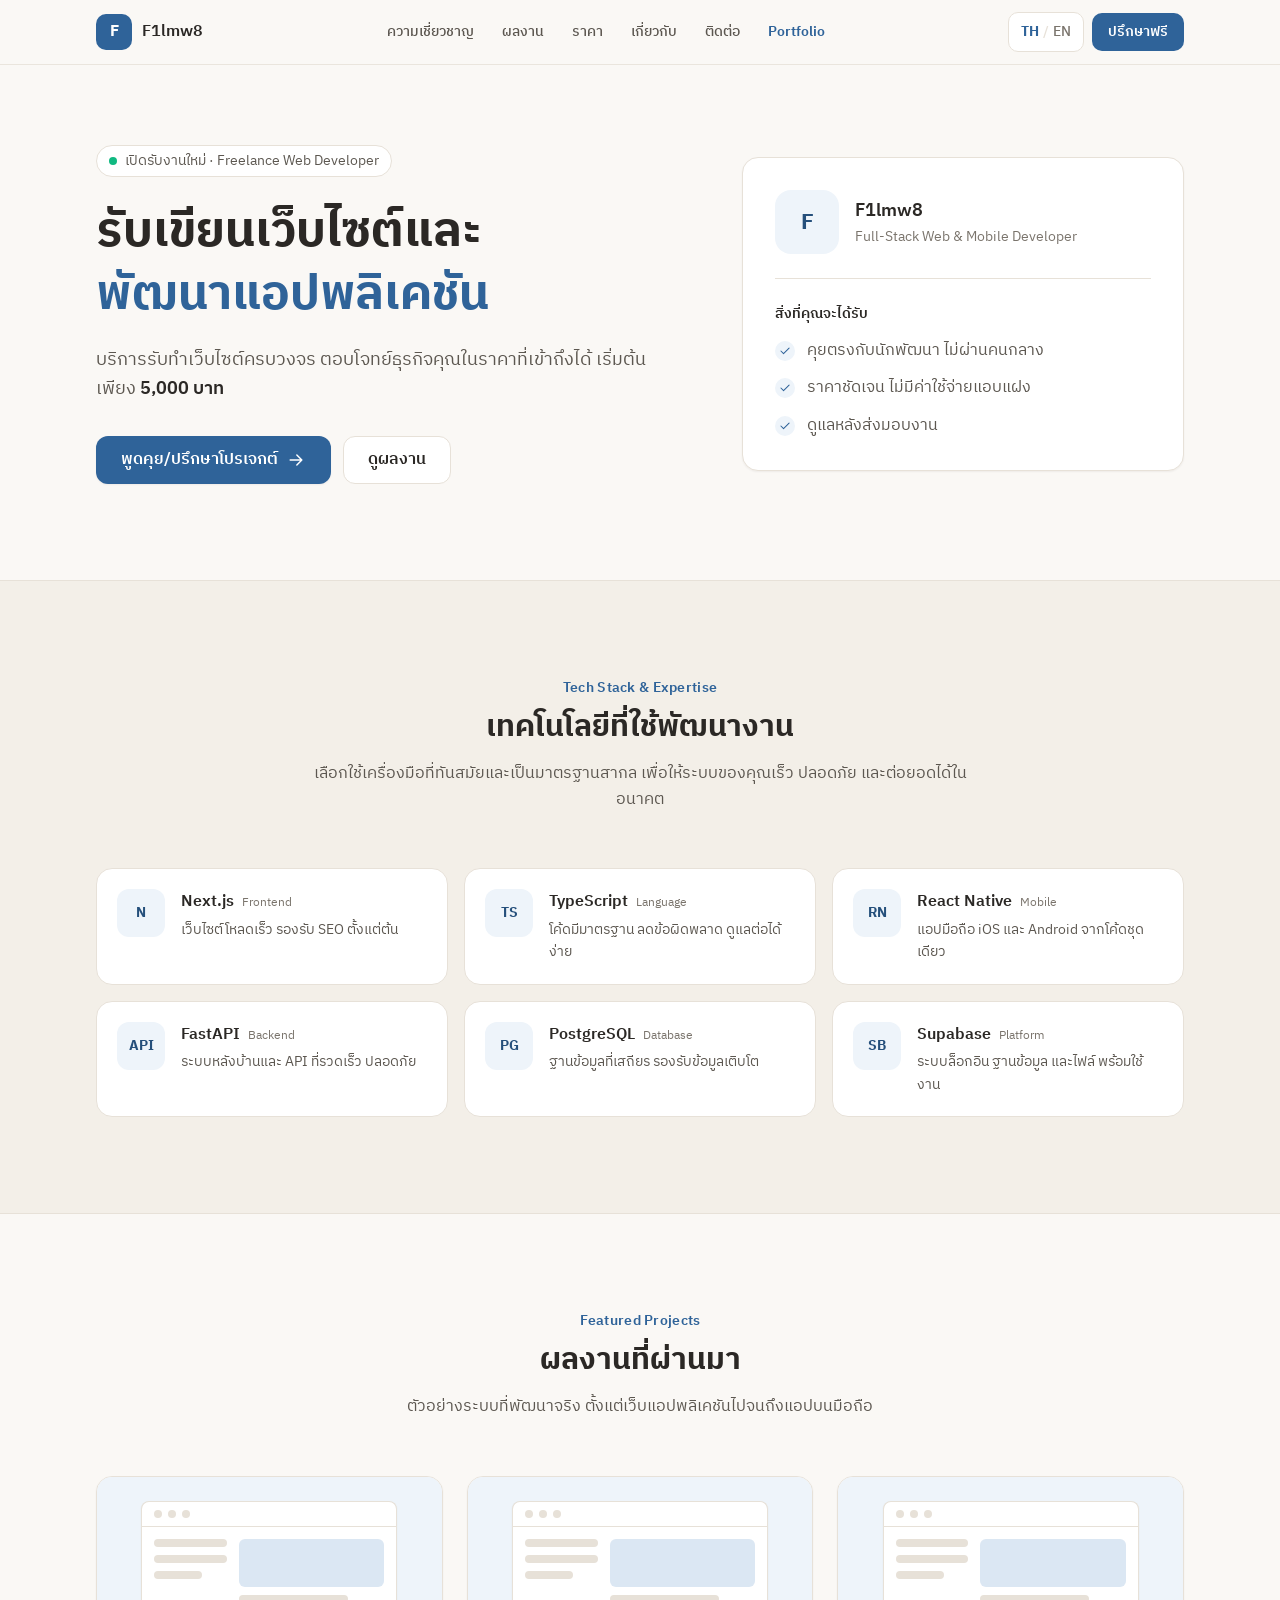
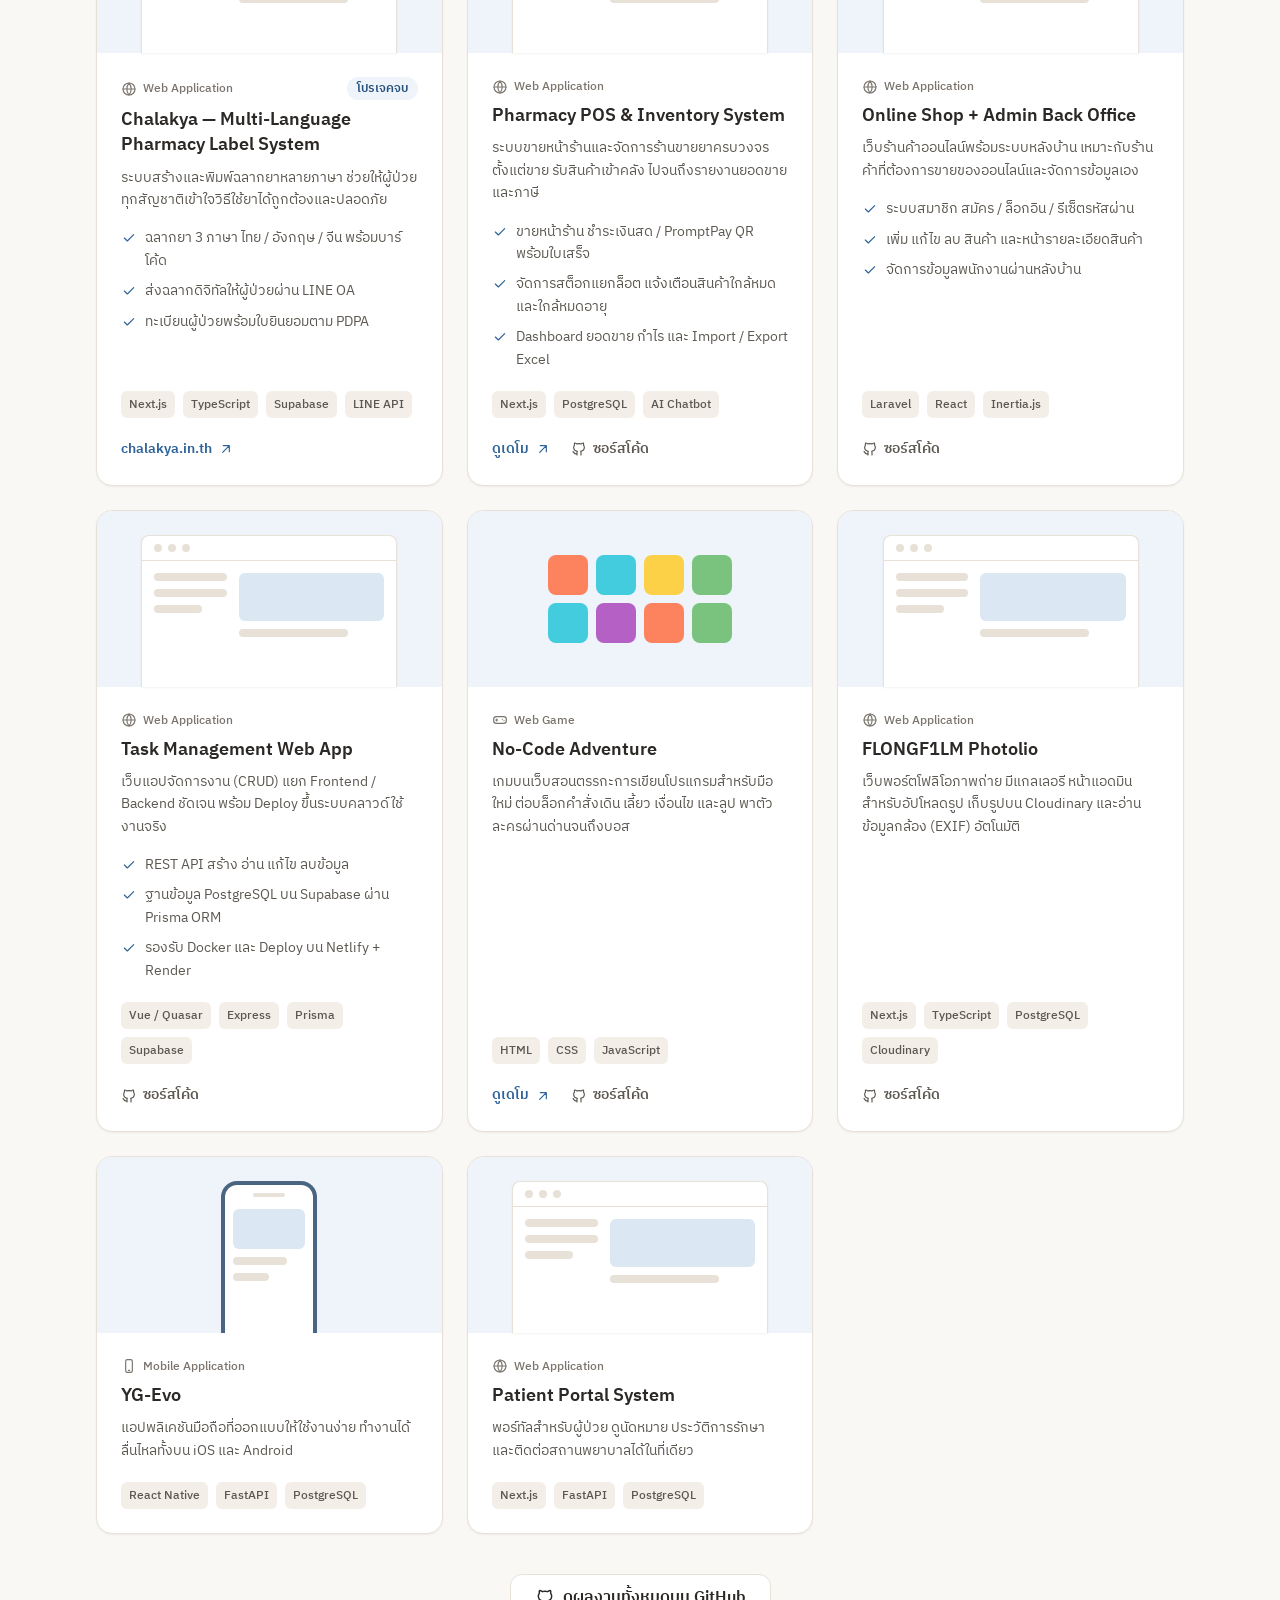
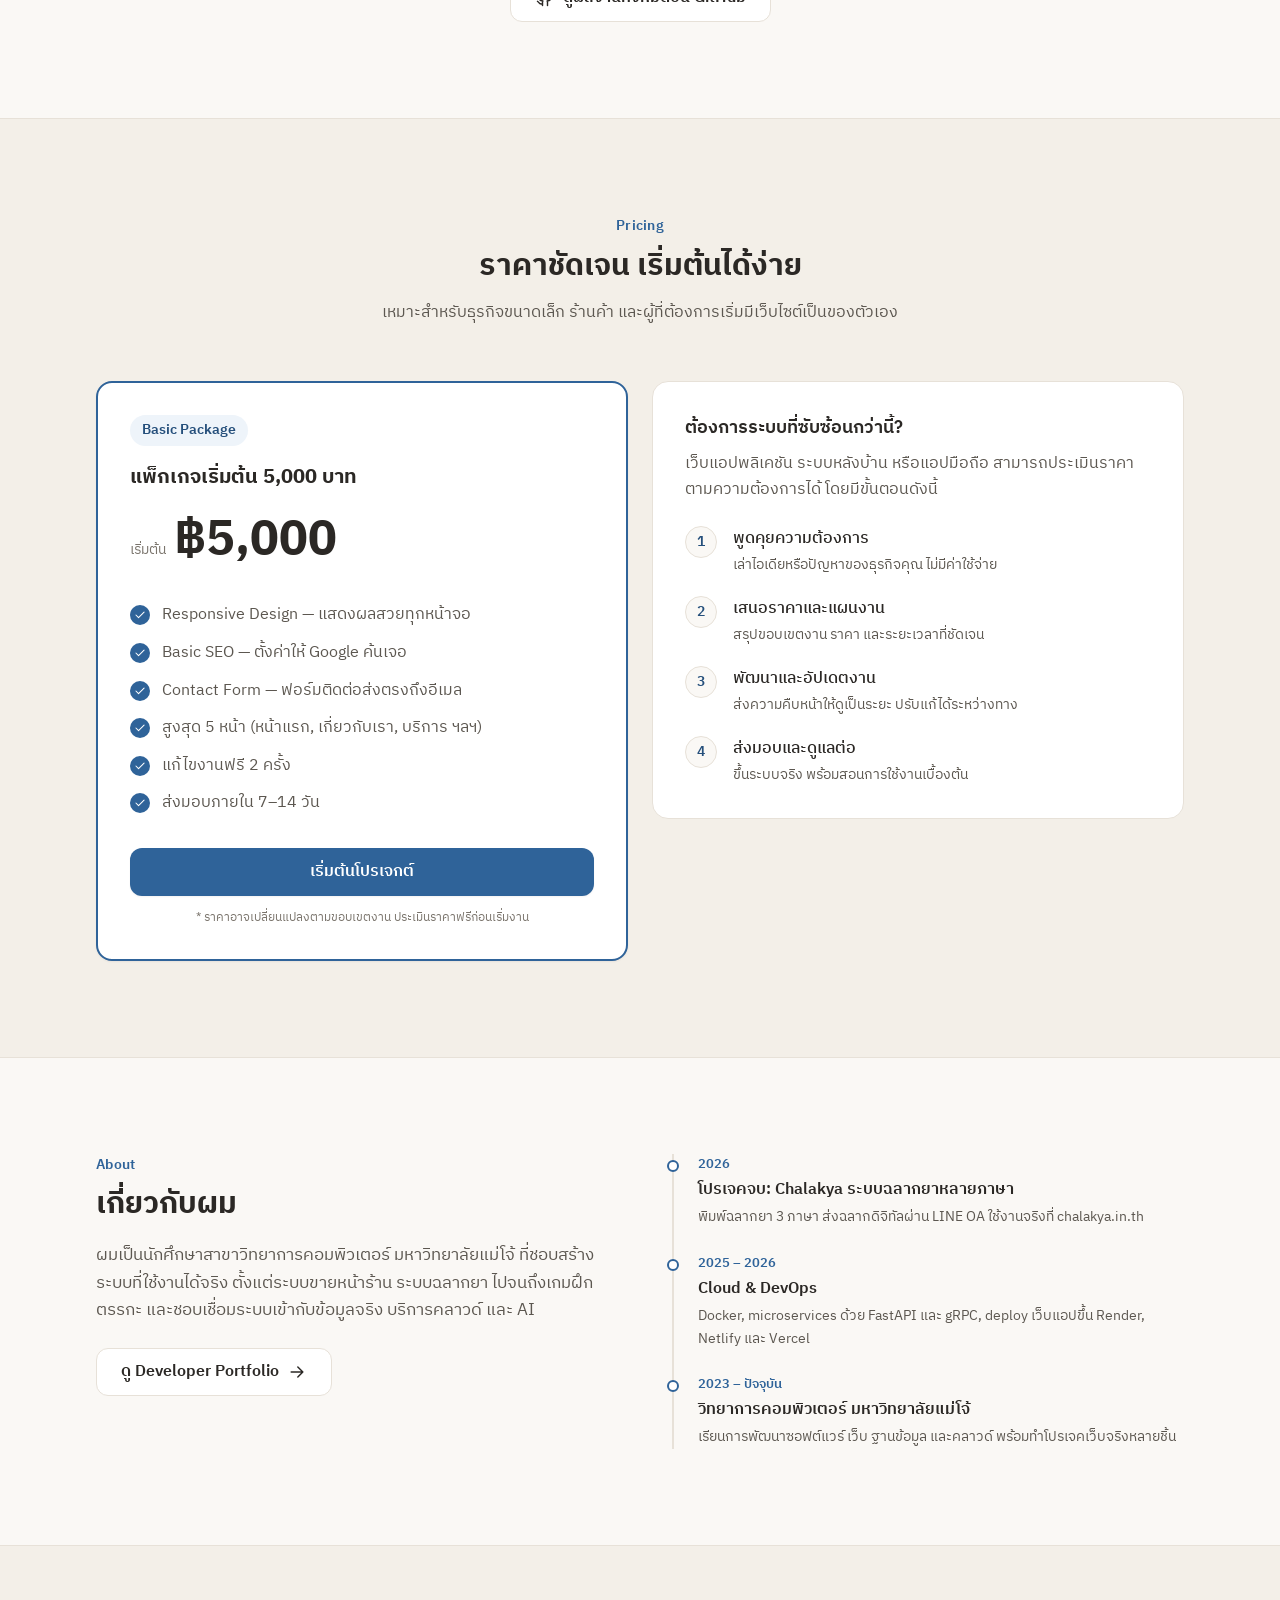
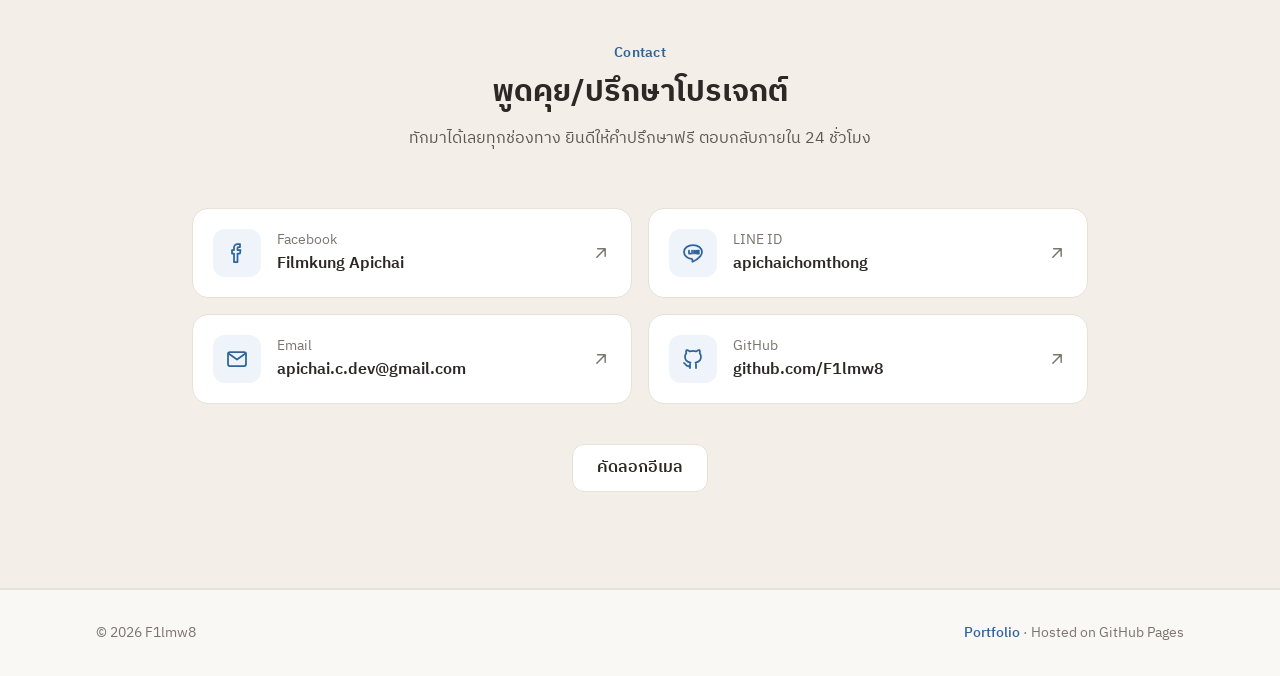
<file: index.html>
<!DOCTYPE html>
<html lang="th">
<head>
  <meta charset="UTF-8">
  <meta name="viewport" content="width=device-width, initial-scale=1.0">
  <title>F1lmw8 | รับเขียนเว็บไซต์และพัฒนาแอปพลิเคชัน</title>
  <meta name="description" content="รับทำเว็บไซต์ เว็บแอป และแอปมือถือ ราคาเข้าถึงได้ เริ่มต้น 5,000 บาท โดยนักพัฒนา Full-Stack นักศึกษาวิทยาการคอมพิวเตอร์ มหาวิทยาลัยแม่โจ้">
  <meta name="keywords" content="รับทำเว็บไซต์, รับเขียนเว็บ, ฟรีแลนซ์, Next.js, React Native, เว็บแอป, แอปมือถือ, F1lmw8, Portfolio">
  <meta name="author" content="F1lmw8">
  <meta name="theme-color" content="#faf8f5">

  <meta property="og:title" content="F1lmw8 | รับเขียนเว็บไซต์และพัฒนาแอปพลิเคชัน">
  <meta property="og:description" content="รับทำเว็บไซต์ เว็บแอป และแอปมือถือ ราคาเข้าถึงได้ เริ่มต้น 5,000 บาท">
  <meta property="og:type" content="website">
  <meta property="og:url" content="https://f1lmw8.github.io">
  <meta property="og:locale" content="th_TH">
  <meta property="og:locale:alternate" content="en_US">

  <link rel="icon" href="data:image/svg+xml,%3Csvg xmlns='http://www.w3.org/2000/svg' viewBox='0 0 32 32'%3E%3Crect width='32' height='32' rx='8' fill='%232f6399'/%3E%3Ctext x='16' y='22' font-family='sans-serif' font-size='16' font-weight='700' fill='white' text-anchor='middle'%3EF%3C/text%3E%3C/svg%3E">

  <link rel="preconnect" href="https://fonts.googleapis.com">
  <link rel="preconnect" href="https://fonts.gstatic.com" crossorigin>
  <link href="https://fonts.googleapis.com/css2?family=IBM+Plex+Sans+Thai:wght@400;500;600;700&display=swap" rel="stylesheet">

  <link rel="stylesheet" href="css/styles.css">
</head>
<body>
  <a href="#main" class="skip-link" data-i18n="skip">ข้ามไปยังเนื้อหาหลัก</a>

  <!-- HEADER -->
  <header class="site-header">
    <div class="container header-inner">
      <a href="#top" class="brand">
        <span class="brand-mark">F</span>
        <span class="brand-name">F1lmw8</span>
      </a>

      <nav class="nav-desktop" aria-label="Main">
        <a href="#expertise" data-i18n="nav.expertise">ความเชี่ยวชาญ</a>
        <a href="#projects" data-i18n="nav.projects">ผลงาน</a>
        <a href="#pricing" data-i18n="nav.pricing">ราคา</a>
        <a href="#about" data-i18n="nav.about">เกี่ยวกับ</a>
        <a href="#contact" data-i18n="nav.contact">ติดต่อ</a>
        <a href="portfolio.html" class="nav-portfolio" data-i18n="nav.portfolio">Portfolio</a>
      </nav>

      <div class="header-actions">
        <button type="button" class="lang-toggle" id="lang-toggle" data-i18n-attr="aria-label:lang.switch" aria-label="Switch to English">
          <span data-lang="th">TH</span><span class="lang-sep" aria-hidden="true">/</span><span data-lang="en">EN</span>
        </button>
        <a href="#contact" class="btn-small nav-cta" data-i18n="nav.cta">ปรึกษาฟรี</a>

        <details class="nav-mobile">
          <summary data-i18n-attr="aria-label:nav.menu" aria-label="เปิดเมนู">
            <svg class="icon icon-lg" viewBox="0 0 24 24" aria-hidden="true"><path d="M4 7h16M4 12h16M4 17h16"/></svg>
          </summary>
          <nav aria-label="Mobile">
            <a href="#expertise" data-i18n="nav.expertise">ความเชี่ยวชาญ</a>
            <a href="#projects" data-i18n="nav.projects">ผลงาน</a>
            <a href="#pricing" data-i18n="nav.pricing">ราคา</a>
            <a href="#about" data-i18n="nav.about">เกี่ยวกับ</a>
            <a href="#contact" data-i18n="nav.contact">ติดต่อ</a>
            <a href="portfolio.html" class="nav-portfolio" data-i18n="nav.portfolio">Portfolio</a>
          </nav>
        </details>
      </div>
    </div>
  </header>

  <main id="main">
    <!-- HERO -->
    <section id="top" class="hero">
      <div class="container hero-grid">
        <div>
          <p class="pill">
            <span class="dot" aria-hidden="true"></span>
            <span data-i18n="hero.badge">เปิดรับงานใหม่ · Freelance Web Developer</span>
          </p>
          <h1 class="hero-title">
            <span data-i18n="hero.title1">รับเขียนเว็บไซต์และ</span><br>
            <span class="accent" data-i18n="hero.title2">พัฒนาแอปพลิเคชัน</span>
          </h1>
          <p class="hero-lead">
            <span data-i18n="hero.lead">บริการรับทำเว็บไซต์ครบวงจร ตอบโจทย์ธุรกิจคุณในราคาที่เข้าถึงได้ เริ่มต้นเพียง</span>
            <strong data-i18n="hero.price">5,000 บาท</strong>
          </p>
          <div class="hero-actions">
            <a href="#contact" class="btn btn-primary">
              <span data-i18n="hero.ctaPrimary">พูดคุย/ปรึกษาโปรเจกต์</span>
              <svg class="icon" viewBox="0 0 24 24" aria-hidden="true"><path d="M5 12h14M13 6l6 6-6 6"/></svg>
            </a>
            <a href="#projects" class="btn btn-secondary" data-i18n="hero.ctaSecondary">ดูผลงาน</a>
          </div>
        </div>

        <div class="card profile-card">
          <div class="profile-head">
            <div class="profile-mark">F</div>
            <div>
              <p class="profile-name">F1lmw8</p>
              <p class="profile-role" data-i18n="hero.role">Full-Stack Web & Mobile Developer</p>
            </div>
          </div>
          <hr>
          <p class="profile-get" data-i18n="hero.getTitle">สิ่งที่คุณจะได้รับ</p>
          <ul class="check-list">
            <li><span class="check-dot"><svg class="icon icon-xs" viewBox="0 0 24 24" aria-hidden="true"><path d="m5 12 4.5 4.5L19 7"/></svg></span><span data-i18n="hero.get1">คุยตรงกับนักพัฒนา ไม่ผ่านคนกลาง</span></li>
            <li><span class="check-dot"><svg class="icon icon-xs" viewBox="0 0 24 24" aria-hidden="true"><path d="m5 12 4.5 4.5L19 7"/></svg></span><span data-i18n="hero.get2">ราคาชัดเจน ไม่มีค่าใช้จ่ายแอบแฝง</span></li>
            <li><span class="check-dot"><svg class="icon icon-xs" viewBox="0 0 24 24" aria-hidden="true"><path d="m5 12 4.5 4.5L19 7"/></svg></span><span data-i18n="hero.get3">ดูแลหลังส่งมอบงาน</span></li>
          </ul>
        </div>
      </div>
    </section>

    <!-- EXPERTISE -->
    <section id="expertise" class="section section-alt">
      <div class="container">
        <div class="section-heading">
          <p class="eyebrow" data-i18n="expertise.eyebrow">Tech Stack & Expertise</p>
          <h2 data-i18n="expertise.title">เทคโนโลยีที่ใช้พัฒนางาน</h2>
          <p data-i18n="expertise.desc">เลือกใช้เครื่องมือที่ทันสมัยและเป็นมาตรฐานสากล เพื่อให้ระบบของคุณเร็ว ปลอดภัย และต่อยอดได้ในอนาคต</p>
        </div>
        <ul id="tech-list" class="tech-grid"></ul>
      </div>
    </section>

    <!-- PROJECTS -->
    <section id="projects" class="section">
      <div class="container">
        <div class="section-heading">
          <p class="eyebrow" data-i18n="projects.eyebrow">Featured Projects</p>
          <h2 data-i18n="projects.title">ผลงานที่ผ่านมา</h2>
          <p data-i18n="projects.desc">ตัวอย่างระบบที่พัฒนาจริง ตั้งแต่เว็บแอปพลิเคชันไปจนถึงแอปบนมือถือ</p>
        </div>
        <div id="project-list" class="project-grid"></div>
        <div class="center-row">
          <a href="https://github.com/F1lmw8" target="_blank" rel="noopener noreferrer" class="btn btn-secondary">
            <svg class="icon" viewBox="0 0 24 24" aria-hidden="true"><path d="M9 19c-4.3 1.4-4.3-2.5-6-3m12 5v-3.5c0-1 .1-1.4-.5-2 2.8-.3 5.5-1.4 5.5-6a4.6 4.6 0 0 0-1.3-3.2 4.2 4.2 0 0 0-.1-3.2s-1.1-.3-3.5 1.3a12.3 12.3 0 0 0-6.2 0C6.5 2.8 5.4 3.1 5.4 3.1a4.2 4.2 0 0 0-.1 3.2A4.6 4.6 0 0 0 4 9.5c0 4.6 2.7 5.7 5.5 6-.6.6-.6 1.2-.5 2V21"/></svg>
            <span data-i18n="projects.all">ดูผลงานทั้งหมดบน GitHub</span>
          </a>
        </div>
      </div>
    </section>

    <!-- PRICING -->
    <section id="pricing" class="section section-alt">
      <div class="container">
        <div class="section-heading">
          <p class="eyebrow" data-i18n="pricing.eyebrow">Pricing</p>
          <h2 data-i18n="pricing.title">ราคาชัดเจน เริ่มต้นได้ง่าย</h2>
          <p data-i18n="pricing.desc">เหมาะสำหรับธุรกิจขนาดเล็ก ร้านค้า และผู้ที่ต้องการเริ่มมีเว็บไซต์เป็นของตัวเอง</p>
        </div>
        <div class="pricing-grid">
          <div class="card package-card">
            <p class="tag-soft" data-i18n="pricing.badge">Basic Package</p>
            <h3 data-i18n="pricing.name">แพ็กเกจเริ่มต้น 5,000 บาท</h3>
            <p class="price-row">
              <span class="price-from" data-i18n="pricing.from">เริ่มต้น</span>
              <span class="price">฿5,000</span>
            </p>
            <ul id="package-list" class="check-list check-list-solid"></ul>
            <a href="#contact" class="btn btn-primary btn-block" data-i18n="pricing.cta">เริ่มต้นโปรเจกต์</a>
            <p class="fine-print" data-i18n="pricing.note">* ราคาอาจเปลี่ยนแปลงตามขอบเขตงาน ประเมินราคาฟรีก่อนเริ่มงาน</p>
          </div>
          <div class="card process-card">
            <h3 data-i18n="pricing.customTitle">ต้องการระบบที่ซับซ้อนกว่านี้?</h3>
            <p data-i18n="pricing.customDesc">เว็บแอปพลิเคชัน ระบบหลังบ้าน หรือแอปมือถือ สามารถประเมินราคาตามความต้องการได้ โดยมีขั้นตอนดังนี้</p>
            <ol id="process-list" class="steps"></ol>
          </div>
        </div>
      </div>
    </section>

    <!-- ABOUT -->
    <section id="about" class="section">
      <div class="container about-grid">
        <div>
          <p class="eyebrow" data-i18n="about.eyebrow">About</p>
          <h2 class="about-title" data-i18n="about.title">เกี่ยวกับผม</h2>
          <p class="about-body" data-i18n="about.body">ผมเป็นนักศึกษาสาขาวิทยาการคอมพิวเตอร์ มหาวิทยาลัยแม่โจ้ ที่ชอบสร้างระบบที่ใช้งานได้จริง</p>
          <a href="portfolio.html" class="btn btn-secondary about-link">
            <span data-i18n="about.portfolio">ดู Developer Portfolio</span>
            <svg class="icon" viewBox="0 0 24 24" aria-hidden="true"><path d="M5 12h14M13 6l6 6-6 6"/></svg>
          </a>
        </div>
        <ol class="timeline">
          <li>
            <p class="timeline-date" data-i18n="about.t1.date">2026</p>
            <p class="timeline-title" data-i18n="about.t1.title">โปรเจคจบ: Chalakya ระบบฉลากยาหลายภาษา</p>
            <p class="timeline-desc" data-i18n="about.t1.desc"></p>
          </li>
          <li>
            <p class="timeline-date" data-i18n="about.t2.date">2025 – 2026</p>
            <p class="timeline-title" data-i18n="about.t2.title">Cloud & DevOps</p>
            <p class="timeline-desc" data-i18n="about.t2.desc"></p>
          </li>
          <li>
            <p class="timeline-date" data-i18n="about.t3.date">2023 – ปัจจุบัน</p>
            <p class="timeline-title" data-i18n="about.t3.title">วิทยาการคอมพิวเตอร์ มหาวิทยาลัยแม่โจ้</p>
            <p class="timeline-desc" data-i18n="about.t3.desc"></p>
          </li>
        </ol>
      </div>
    </section>

    <!-- CONTACT -->
    <section id="contact" class="section section-alt">
      <div class="container">
        <div class="section-heading">
          <p class="eyebrow" data-i18n="contact.eyebrow">Contact</p>
          <h2 data-i18n="contact.title">พูดคุย/ปรึกษาโปรเจกต์</h2>
          <p data-i18n="contact.desc">ทักมาได้เลยทุกช่องทาง ยินดีให้คำปรึกษาฟรี ตอบกลับภายใน 24 ชั่วโมง</p>
        </div>
        <ul id="contact-list" class="contact-grid"></ul>
        <div class="center-row">
          <button type="button" id="copy-email" class="btn btn-secondary" data-i18n="contact.copy">คัดลอกอีเมล</button>
        </div>
      </div>
    </section>
  </main>

  <footer class="site-footer">
    <div class="container footer-inner">
      <p>© <span id="year">2026</span> F1lmw8</p>
      <p><a href="portfolio.html" class="footer-link" data-i18n="nav.portfolio">Portfolio</a> · <span data-i18n="footer.built">Hosted on GitHub Pages</span></p>
    </div>
  </footer>

  <div id="toast" class="toast" role="status" aria-live="polite"></div>

  <script src="js/content.js"></script>
  <script src="js/main.js"></script>
</body>
</html>
</file>
<file: css/styles.css>
/* Design tokens — warm neutrals + a calm, trustworthy blue (from the freelance page) */
:root {
  --canvas: #faf8f5;
  --surface: #ffffff;
  --sand: #f3efe8;
  --line: #e7e1d8;

  --ink: #2b2825;
  --ink-soft: #5c5750;
  --ink-mute: #7a746c;

  --brand-50: #eef4fa;
  --brand-100: #dbe7f3;
  --brand-600: #2f6399;
  --brand-700: #254f7b;
  --brand-800: #1d3f62;

  --radius: 16px;
  --radius-sm: 12px;
  --shadow-sm: 0 1px 2px rgb(43 40 37 / 0.06);
  --shadow-md: 0 6px 20px rgb(43 40 37 / 0.08);
  --font: "IBM Plex Sans Thai", ui-sans-serif, system-ui, sans-serif;
}

*, *::before, *::after { box-sizing: border-box; }
* { margin: 0; }

html { scroll-behavior: smooth; scroll-padding-top: 5rem; }

body {
  background: var(--canvas);
  color: var(--ink);
  font-family: var(--font);
  font-size: 16px;
  line-height: 1.6;
  -webkit-font-smoothing: antialiased;
}

a { color: inherit; text-decoration: none; }
ul, ol { list-style: none; padding: 0; }
button { font: inherit; color: inherit; cursor: pointer; }
hr { border: 0; border-top: 1px solid var(--line); margin: 1.5rem 0; }

:focus-visible { outline: 2px solid var(--brand-600); outline-offset: 2px; border-radius: 6px; }

.icon { width: 20px; height: 20px; flex-shrink: 0; fill: none; stroke: currentColor; stroke-width: 1.75; stroke-linecap: round; stroke-linejoin: round; }
.icon-xs { width: 14px; height: 14px; }
.icon-sm { width: 16px; height: 16px; }
.icon-lg { width: 24px; height: 24px; }

.container { width: 100%; max-width: 72rem; margin: 0 auto; padding: 0 16px; }
@media (min-width: 640px) { .container { padding: 0 24px; } }
@media (min-width: 1024px) { .container { padding: 0 32px; } }

.skip-link { position: absolute; left: -9999px; }
.skip-link:focus { left: 16px; top: 16px; z-index: 60; background: var(--surface); padding: 8px 16px; border-radius: 8px; box-shadow: var(--shadow-md); }

/* ---------- Buttons ---------- */
.btn {
  display: inline-flex; align-items: center; justify-content: center; gap: 8px;
  min-height: 48px; padding: 0 24px; border-radius: var(--radius-sm);
  font-weight: 600; border: 1px solid transparent; transition: background-color .2s, border-color .2s;
}
.btn-primary { background: var(--brand-600); color: #fff; box-shadow: var(--shadow-sm); }
.btn-primary:hover { background: var(--brand-700); }
.btn-secondary { background: var(--surface); border-color: var(--line); color: var(--ink); }
.btn-secondary:hover { border-color: var(--ink-mute); }
.btn-block { width: 100%; margin-top: 2rem; }
.btn-small { padding: 8px 16px; border-radius: 10px; font-size: 14px; font-weight: 600; background: var(--brand-600); color: #fff; transition: background-color .2s; }
.btn-small:hover { background: var(--brand-700); }

/* ---------- Header ---------- */
.site-header { position: sticky; top: 0; z-index: 50; border-bottom: 1px solid rgb(231 225 216 / .8); background: rgb(250 248 245 / .9); backdrop-filter: blur(8px); -webkit-backdrop-filter: blur(8px); }
.header-inner { display: flex; align-items: center; justify-content: space-between; height: 64px; gap: 12px; }
.brand { display: flex; align-items: center; gap: 10px; }
.brand-mark { display: grid; place-items: center; width: 36px; height: 36px; border-radius: 10px; background: var(--brand-600); color: #fff; font-weight: 700; }
.brand-name { font-weight: 600; }

.nav-desktop { display: none; align-items: center; gap: 4px; }
.nav-desktop a { padding: 8px 12px; border-radius: 8px; font-size: 14px; font-weight: 500; color: var(--ink-soft); transition: background-color .2s, color .2s; }
.nav-desktop a:hover { background: var(--sand); color: var(--ink); }

.header-actions { display: flex; align-items: center; gap: 8px; }
.nav-cta { display: none; }

.lang-toggle { display: inline-flex; align-items: center; gap: 4px; min-height: 40px; padding: 0 12px; border-radius: 10px; border: 1px solid var(--line); background: var(--surface); font-size: 14px; font-weight: 500; color: var(--ink-mute); }
.lang-toggle:hover { border-color: var(--ink-mute); }
.lang-toggle .active { color: var(--brand-600); font-weight: 700; }
.lang-sep { color: var(--line); }

.nav-mobile { position: relative; }
.nav-mobile summary { display: grid; place-items: center; width: 44px; height: 44px; border-radius: 10px; cursor: pointer; list-style: none; }
.nav-mobile summary::-webkit-details-marker { display: none; }
.nav-mobile summary:hover { background: var(--sand); }
.nav-mobile nav { position: absolute; right: 0; margin-top: 8px; width: 224px; padding: 8px; border-radius: var(--radius-sm); border: 1px solid var(--line); background: var(--surface); box-shadow: var(--shadow-md); }
.nav-mobile nav a { display: block; padding: 12px 16px; border-radius: 8px; }
.nav-mobile nav a:hover { background: var(--sand); }

@media (min-width: 768px) {
  .nav-desktop { display: flex; }
  .nav-cta { display: inline-block; }
  .nav-mobile { display: none; }
}

/* ---------- Hero ---------- */
.hero { padding: 48px 0 64px; }
.hero-grid { display: grid; gap: 48px; align-items: center; }
@media (min-width: 640px) { .hero { padding: 80px 0 96px; } }
@media (min-width: 1024px) { .hero-grid { grid-template-columns: 1.15fr .85fr; } }

.pill { display: inline-flex; align-items: center; gap: 8px; padding: 4px 12px; border-radius: 999px; border: 1px solid var(--line); background: var(--surface); font-size: 14px; color: var(--ink-soft); }
.dot { width: 8px; height: 8px; border-radius: 50%; background: #10b981; }

.hero-title { margin-top: 24px; font-size: clamp(1.875rem, 4.5vw, 3rem); font-weight: 700; line-height: 1.3; }
.accent { color: var(--brand-600); }
.hero-lead { margin-top: 20px; max-width: 36rem; font-size: 18px; color: var(--ink-soft); }
.hero-lead strong { color: var(--ink); font-weight: 600; }
.hero-actions { margin-top: 32px; display: flex; flex-direction: column; gap: 12px; }
@media (min-width: 640px) { .hero-actions { flex-direction: row; } }

.card { background: var(--surface); border: 1px solid var(--line); border-radius: var(--radius); }

.profile-card { padding: 24px; box-shadow: var(--shadow-sm); }
@media (min-width: 640px) { .profile-card { padding: 32px; } }
.profile-head { display: flex; align-items: center; gap: 16px; }
.profile-mark { display: grid; place-items: center; width: 64px; height: 64px; flex-shrink: 0; border-radius: var(--radius); background: var(--brand-50); color: var(--brand-700); font-size: 22px; font-weight: 700; }
.profile-name { font-size: 18px; font-weight: 600; }
.profile-role { font-size: 14px; color: var(--ink-mute); }
.profile-get { font-size: 14px; font-weight: 600; }

.check-list { margin-top: 12px; display: grid; gap: 12px; }
.check-list li { display: flex; align-items: flex-start; gap: 12px; color: var(--ink-soft); }
.check-dot { display: grid; place-items: center; width: 20px; height: 20px; margin-top: 3px; flex-shrink: 0; border-radius: 50%; background: var(--brand-50); color: var(--brand-600); }
.check-list-solid { margin-top: 24px; }
.check-list-solid .check-dot { background: var(--brand-600); color: #fff; }

/* ---------- Sections ---------- */
.section { padding: 64px 0; }
.section-alt { background: var(--sand); border-top: 1px solid var(--line); border-bottom: 1px solid var(--line); }
@media (min-width: 640px) { .section { padding: 96px 0; } }

.section-heading { max-width: 42rem; margin: 0 auto 40px; text-align: center; }
@media (min-width: 640px) { .section-heading { margin-bottom: 56px; } }
.eyebrow { font-size: 14px; font-weight: 600; letter-spacing: .02em; color: var(--brand-600); }
.section-heading h2, .about-title { margin-top: 8px; font-size: clamp(1.5rem, 3vw, 1.875rem); font-weight: 700; line-height: 1.4; }
.section-heading > p:last-child { margin-top: 12px; color: var(--ink-soft); }

.center-row { margin-top: 40px; text-align: center; }

/* ---------- Tech ---------- */
.tech-grid { display: grid; gap: 16px; }
@media (min-width: 640px) { .tech-grid { grid-template-columns: repeat(2, 1fr); } }
@media (min-width: 1024px) { .tech-grid { grid-template-columns: repeat(3, 1fr); } }
.tech-card { display: flex; align-items: flex-start; gap: 16px; padding: 20px; transition: border-color .2s; }
.tech-card:hover { border-color: var(--brand-100); }
.tech-badge { display: grid; place-items: center; width: 48px; height: 48px; flex-shrink: 0; border-radius: var(--radius-sm); background: var(--brand-50); color: var(--brand-700); font-size: 14px; font-weight: 700; }
.tech-head { display: flex; flex-wrap: wrap; align-items: baseline; gap: 0 8px; }
.tech-head h3 { font-size: 16px; font-weight: 600; }
.tech-head span { font-size: 12px; color: var(--ink-mute); }
.tech-card p { margin-top: 4px; font-size: 14px; color: var(--ink-soft); }

/* ---------- Projects ---------- */
.project-grid { display: grid; gap: 24px; }
@media (min-width: 768px) { .project-grid { grid-template-columns: repeat(2, 1fr); } }
@media (min-width: 1024px) { .project-grid { grid-template-columns: repeat(3, 1fr); } }

.project-card { display: flex; flex-direction: column; box-shadow: var(--shadow-sm); transition: box-shadow .2s; overflow: hidden; }
.project-card:hover { box-shadow: var(--shadow-md); }
.project-body { display: flex; flex: 1; flex-direction: column; padding: 24px; }
.project-type { display: flex; align-items: center; flex-wrap: wrap; gap: 6px; font-size: 12px; font-weight: 500; color: var(--ink-mute); }
.project-badge { margin-left: auto; padding: 2px 10px; border-radius: 999px; background: var(--brand-50); color: var(--brand-700); font-weight: 600; }
.project-card h3 { margin-top: 8px; font-size: 18px; font-weight: 600; line-height: 1.4; }
.project-desc { margin-top: 8px; font-size: 14px; color: var(--ink-soft); }
.project-highlights { margin-top: 16px; display: grid; gap: 8px; }
.project-highlights li { display: flex; align-items: flex-start; gap: 8px; font-size: 14px; color: var(--ink-soft); }
.project-highlights .icon { margin-top: 3px; color: var(--brand-600); }
.grow { flex: 1; }
.tags { margin-top: 20px; display: flex; flex-wrap: wrap; gap: 8px; }
.tags li { padding: 4px 8px; border-radius: 6px; background: var(--sand); font-size: 12px; font-weight: 500; color: var(--ink-soft); }
.project-links { margin-top: 20px; display: flex; flex-wrap: wrap; gap: 8px 20px; }
.project-links a { display: inline-flex; align-items: center; gap: 6px; font-size: 14px; font-weight: 600; }
.project-links a:hover { text-decoration: underline; }
.link-primary { color: var(--brand-600); }
.link-primary:hover { color: var(--brand-800); }
.link-muted { color: var(--ink-soft); }
.link-muted:hover { color: var(--ink); }

/* Illustrated previews */
.preview { display: flex; align-items: flex-end; justify-content: center; height: 176px; padding: 24px 24px 0; background: var(--brand-50); }
.mock-browser { width: 100%; max-width: 256px; height: 100%; border: 1px solid var(--line); border-bottom: 0; border-radius: 8px 8px 0 0; background: var(--surface); box-shadow: var(--shadow-sm); }
.mock-bar { display: flex; gap: 6px; padding: 8px 12px; border-bottom: 1px solid var(--line); }
.mock-bar span { width: 8px; height: 8px; border-radius: 50%; background: var(--line); }
.mock-body { display: grid; grid-template-columns: 1fr 2fr; gap: 12px; padding: 12px; }
.mock-body > div { display: grid; gap: 8px; align-content: start; }
.mock-line { height: 8px; border-radius: 4px; background: var(--line); }
.mock-block { height: 48px; border-radius: 6px; background: var(--brand-100); }
.w-75 { width: 75%; } .w-66 { width: 66%; } .w-50 { width: 50%; }
.mock-phone { display: grid; gap: 8px; align-content: start; width: 96px; height: 100%; padding: 8px; border: 4px solid rgb(29 63 98 / .8); border-bottom: 0; border-radius: 16px 16px 0 0; background: var(--surface); }
.mock-phone .mock-block { height: 40px; }
.mock-notch { width: 32px; height: 4px; margin: 0 auto 4px; border-radius: 4px; background: var(--line); }
.mock-blocks { display: grid; grid-template-columns: repeat(4, 40px); gap: 8px; align-self: center; margin-bottom: 24px; }
.mock-blocks span { height: 40px; border-radius: 8px; opacity: .85; }

/* ---------- Pricing ---------- */
.pricing-grid { display: grid; gap: 24px; align-items: start; }
@media (min-width: 1024px) { .pricing-grid { grid-template-columns: 1fr 1fr; } }
.package-card { padding: 24px; border: 2px solid var(--brand-600); box-shadow: var(--shadow-sm); }
.process-card { padding: 24px; }
@media (min-width: 640px) { .package-card, .process-card { padding: 32px; } }
.tag-soft { display: inline-block; padding: 4px 12px; border-radius: 999px; background: var(--brand-50); color: var(--brand-700); font-size: 14px; font-weight: 600; }
.package-card h3 { margin-top: 16px; font-size: 20px; font-weight: 700; }
.price-row { margin-top: 8px; display: flex; align-items: baseline; gap: 8px; }
.price-from { font-size: 14px; color: var(--ink-mute); }
.price { font-size: clamp(2.25rem, 5vw, 3rem); font-weight: 700; }
.fine-print { margin-top: 12px; text-align: center; font-size: 12px; color: var(--ink-mute); }
.process-card h3 { font-size: 18px; font-weight: 600; }
.process-card > p { margin-top: 8px; color: var(--ink-soft); }
.steps { margin-top: 24px; display: grid; gap: 20px; }
.steps li { display: flex; gap: 16px; }
.step-num { display: grid; place-items: center; width: 32px; height: 32px; flex-shrink: 0; border-radius: 50%; border: 1px solid var(--line); background: var(--canvas); color: var(--brand-700); font-size: 14px; font-weight: 600; }
.step-title { font-weight: 500; }
.step-desc { margin-top: 2px; font-size: 14px; color: var(--ink-soft); }

/* ---------- About ---------- */
.about-grid { display: grid; gap: 40px; }
@media (min-width: 1024px) { .about-grid { grid-template-columns: 1fr 1fr; gap: 64px; } }
.about-body { margin-top: 16px; font-size: 17px; color: var(--ink-soft); }
.timeline { display: grid; gap: 24px; padding-left: 24px; border-left: 2px solid var(--line); }
.timeline li { position: relative; }
.timeline li::before { content: ""; position: absolute; left: -31px; top: 6px; width: 12px; height: 12px; border-radius: 50%; background: var(--surface); border: 2px solid var(--brand-600); }
.timeline-date { font-size: 13px; font-weight: 600; color: var(--brand-600); }
.timeline-title { margin-top: 2px; font-weight: 600; }
.timeline-desc { margin-top: 4px; font-size: 14px; color: var(--ink-soft); }

/* ---------- Contact ---------- */
.contact-grid { display: grid; gap: 16px; max-width: 56rem; margin: 0 auto; }
@media (min-width: 640px) { .contact-grid { grid-template-columns: 1fr 1fr; } }
.contact-card { display: flex; align-items: center; gap: 16px; padding: 20px; transition: border-color .2s; }
.contact-card:hover { border-color: var(--brand-600); }
.contact-icon { display: grid; place-items: center; width: 48px; height: 48px; flex-shrink: 0; border-radius: var(--radius-sm); background: var(--brand-50); color: var(--brand-600); }
.contact-text { flex: 1; min-width: 0; }
.contact-label { display: block; font-size: 14px; color: var(--ink-mute); }
.contact-value { display: block; font-weight: 600; overflow: hidden; text-overflow: ellipsis; white-space: nowrap; }
.contact-arrow { color: var(--ink-mute); transition: color .2s; }
.contact-card:hover .contact-arrow { color: var(--brand-600); }

/* ---------- Footer & toast ---------- */
.site-footer { border-top: 1px solid var(--line); padding: 32px 0; }
.footer-inner { display: flex; flex-direction: column; align-items: center; justify-content: space-between; gap: 8px; font-size: 14px; color: var(--ink-mute); }
@media (min-width: 640px) { .footer-inner { flex-direction: row; } }

.toast { position: fixed; left: 50%; bottom: 24px; transform: translate(-50%, 16px); padding: 10px 18px; border-radius: 10px; background: var(--ink); color: #fff; font-size: 14px; opacity: 0; pointer-events: none; transition: opacity .2s, transform .2s; }
.toast.show { opacity: 1; transform: translate(-50%, 0); }

@media (prefers-reduced-motion: reduce) {
  html { scroll-behavior: auto; }
  *, *::before, *::after { transition-duration: .01ms !important; }
}

/* Links to the developer portfolio page */
.nav-desktop a.nav-portfolio { color: var(--brand-600); font-weight: 600; }
.nav-mobile nav a.nav-portfolio { color: var(--brand-600); font-weight: 600; border-top: 1px solid var(--line); border-radius: 0 0 8px 8px; }
.about-link { margin-top: 24px; }
.footer-link { color: var(--brand-600); font-weight: 500; }
.footer-link:hover { text-decoration: underline; }
</file>
